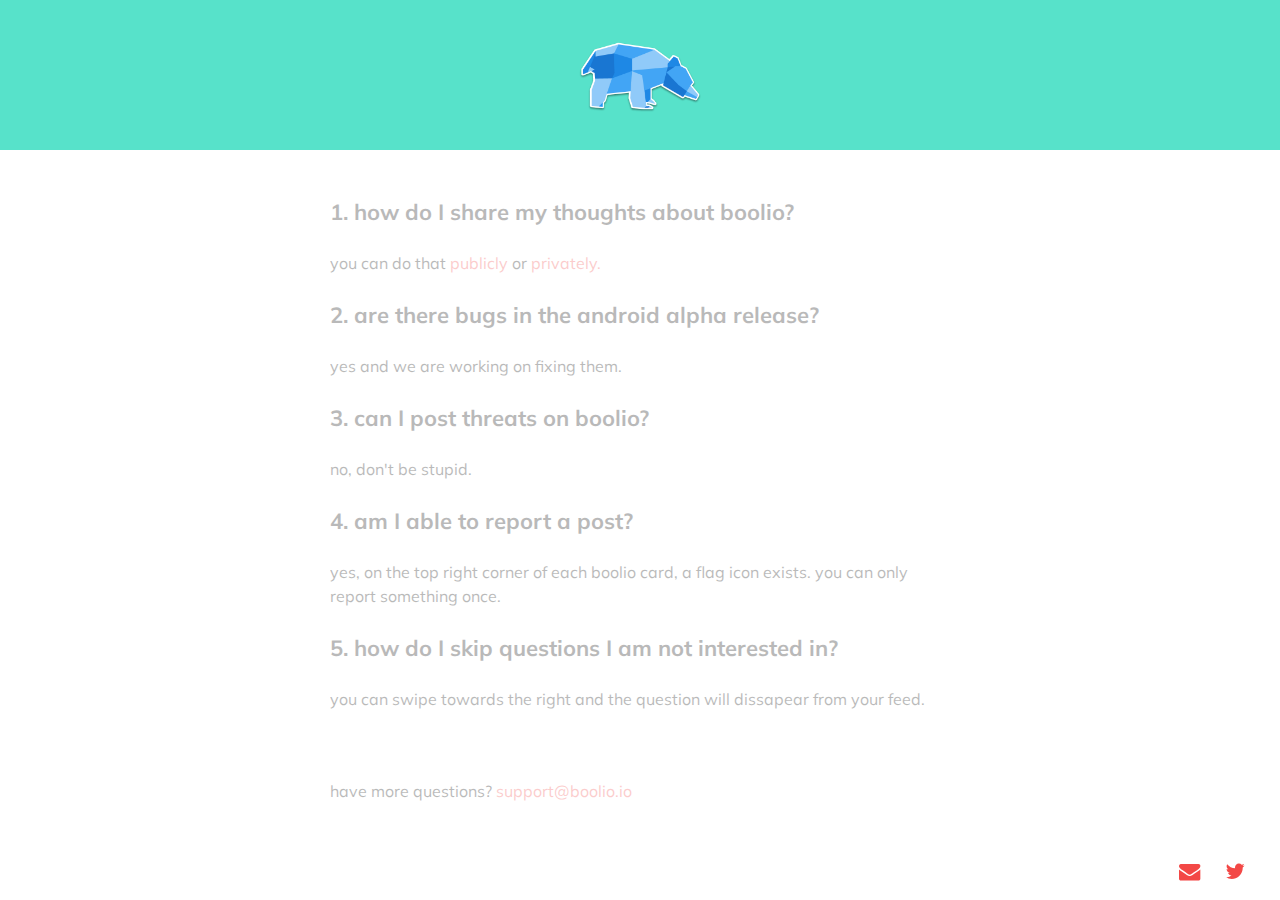
<file: faq.html>
<!DOCTYPE html>
  <html lang="en">
    <head>
    <meta charset="UTF-8">
    <title> boolio | faq</title>
    <meta name="viewport" content="width=device-width, initial-scale=1, maximum-scale=1, user-scalable=no"/>
    <link href="https://fonts.googleapis.com/css?family=Muli" rel="stylesheet" type="text/css">

    <link rel="stylesheet" type="text/css" href="./styles/aboutmain.css">
    <link rel="stylesheet" href="https://maxcdn.bootstrapcdn.com/font-awesome/4.3.0/css/font-awesome.min.css">
    <script src="https://code.jquery.com/jquery-2.1.4.min.js"></script>
    <script src="https://ajax.googleapis.com/ajax/libs/jquery/1.11.2/jquery.min.js"></script>
    <script type="text/javascript" src="./js/fade.js"></script>
    <link rel="icon" type="image/gif" href="./images/icon.gif">

  </head>
  <body>
    <div class="header-background-placeholder">
      <div class="header-boolio-img">
        <center>
        <a href="/"><img src="./images/bear.png" class="pic-orient"></a>
        </center>
      </div>
    </div>

    <div class="container">
      <div class="about">
        <div class="about">
          <h1> 1. how do I share my thoughts about boolio? </h1>
          <p> you can do that <a href="https://www.facebook.com/booliogroup?_rdr" target="_blank">publicly</a> or <a href="mailto:feedback@boolio.io">privately.</a></p>
          <h1> 2. are there bugs in the android alpha release? </h1>
          <p> yes and we are working on fixing them.</p>
          <h1> 3. can I post threats on boolio? </h1>
          <p> no, don't be stupid.</p>
          <h1> 4. am I able to report a post? </h1>
          <p> yes, on the top right corner of each boolio card, a flag icon exists. you can only report something once.</p>
          <h1> 5. how do I skip questions I am not interested in? </h1>
          <p> you can swipe towards the right and the question will dissapear from your feed.</p>
          <br>
          <p>have more questions? <a href="mailto:support@boolio.io">support@boolio.io</a></p>
        </div>
      </div>
    </div>

    <div class="footer-nav">
      <ul class="social-links">
        <li class="social-link">
          <a class="img-link" href="https://twitter.com/boolioapp" target="_blank"><i class="fa fa-twitter fa-lg"></i></a>
        </li>
        <li class="social-link">
          <a class="img-link" href="mailto:team@boolio.io" target="_blank"><i class="fa fa-envelope fa-lg"></i></a>
        </li>
      </ul>
    </div>
  </body>
</html>
</file>
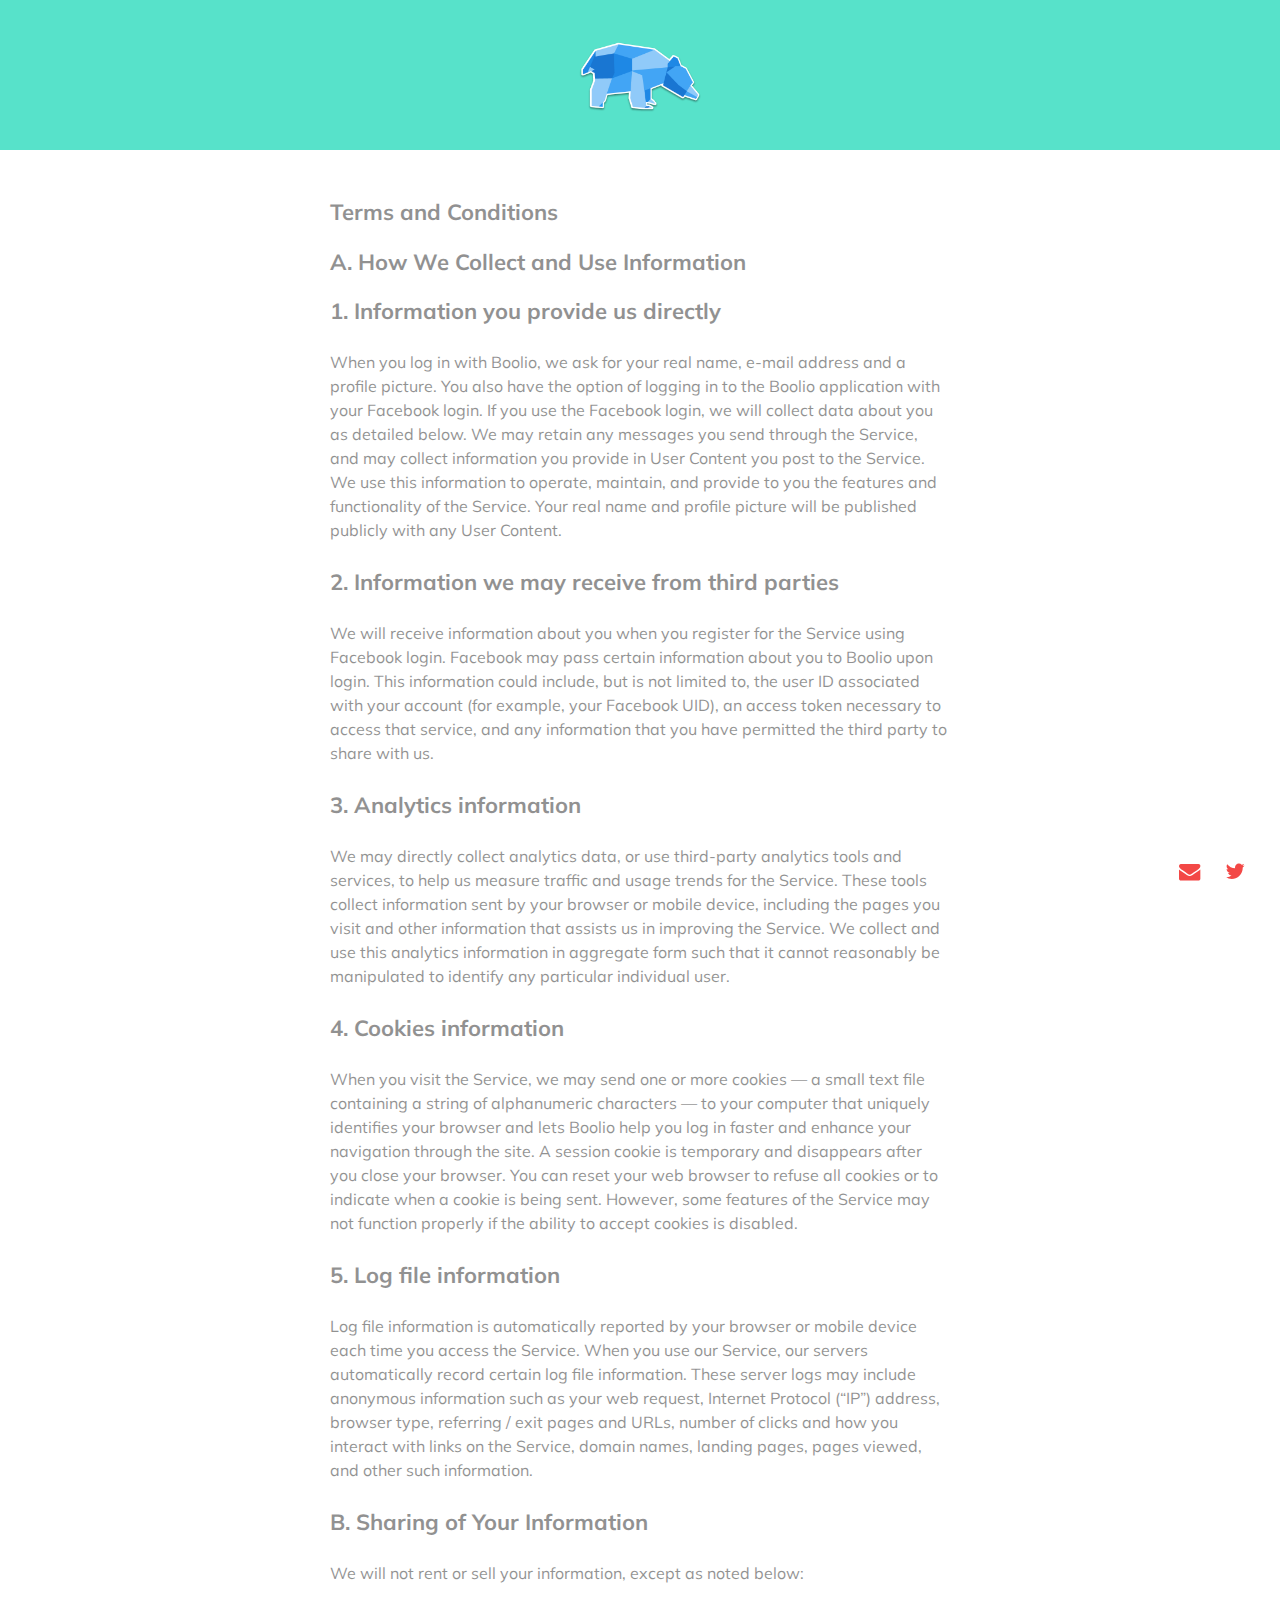
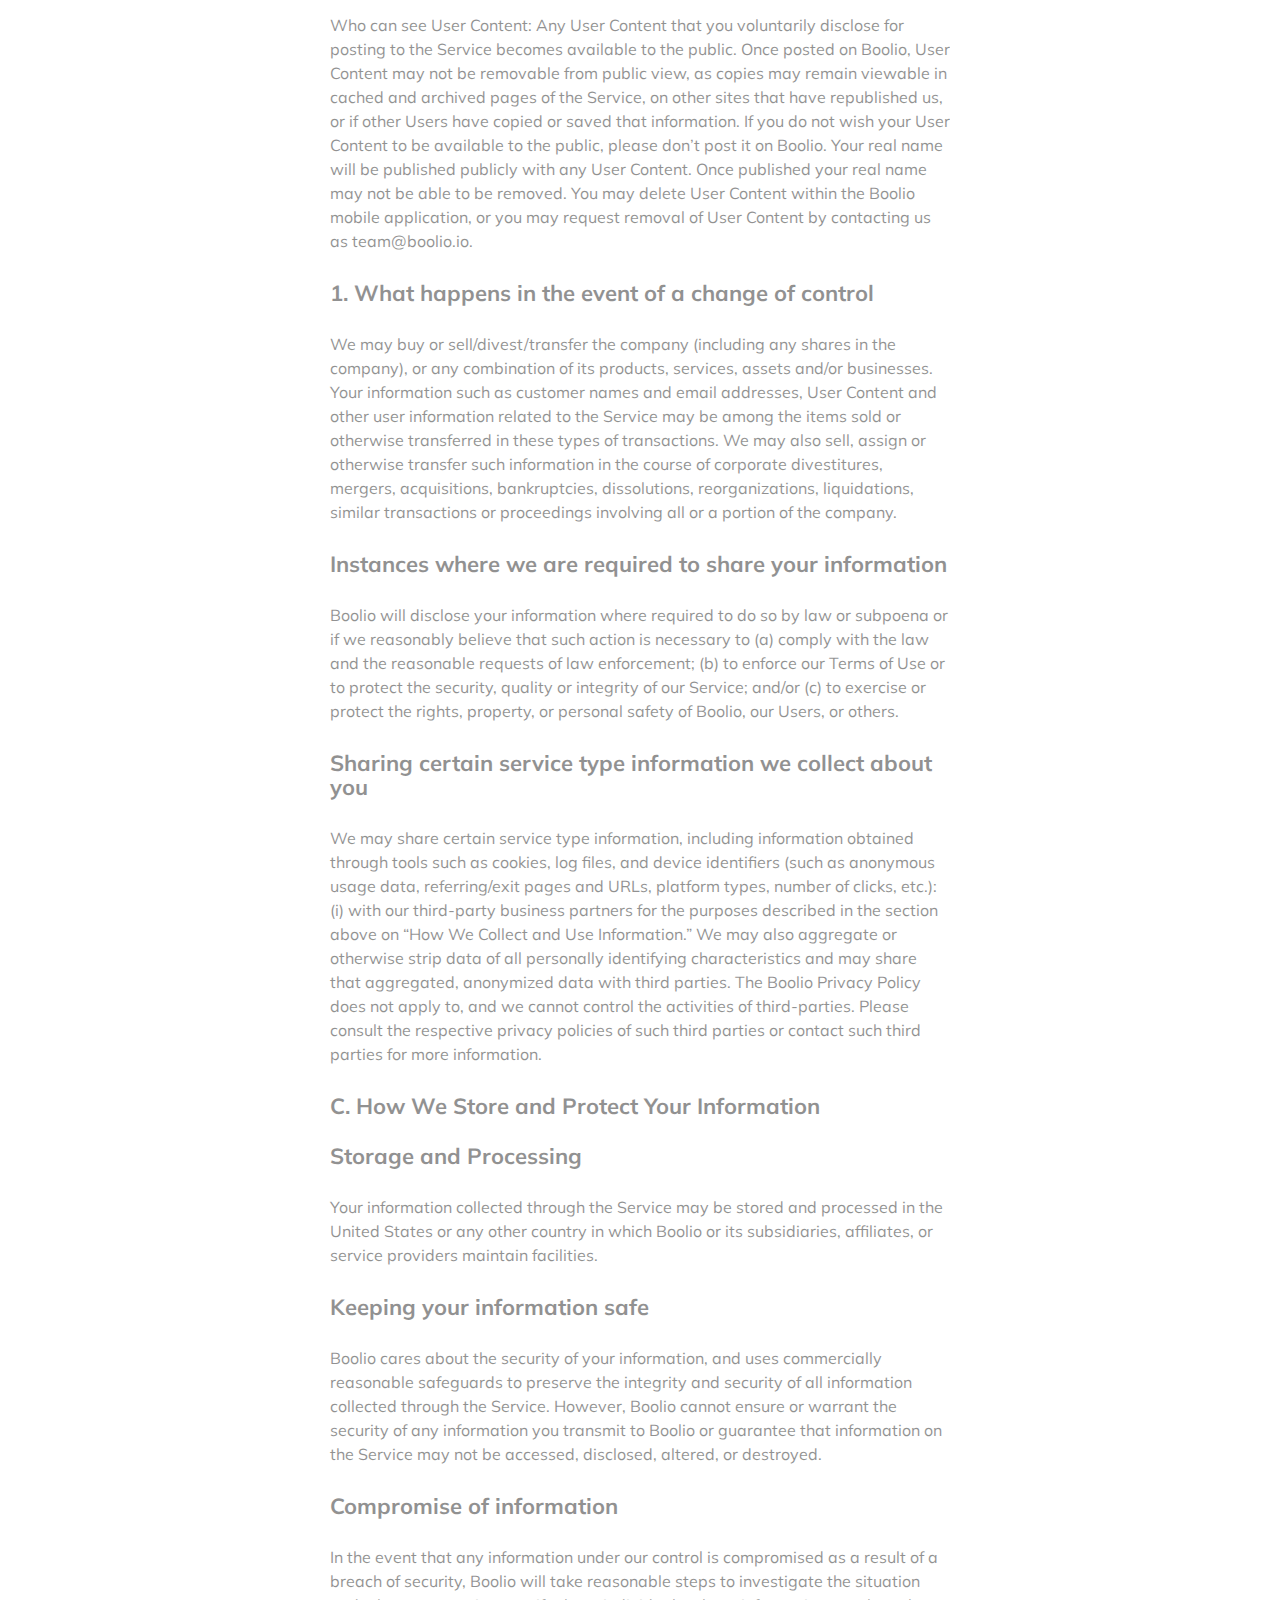
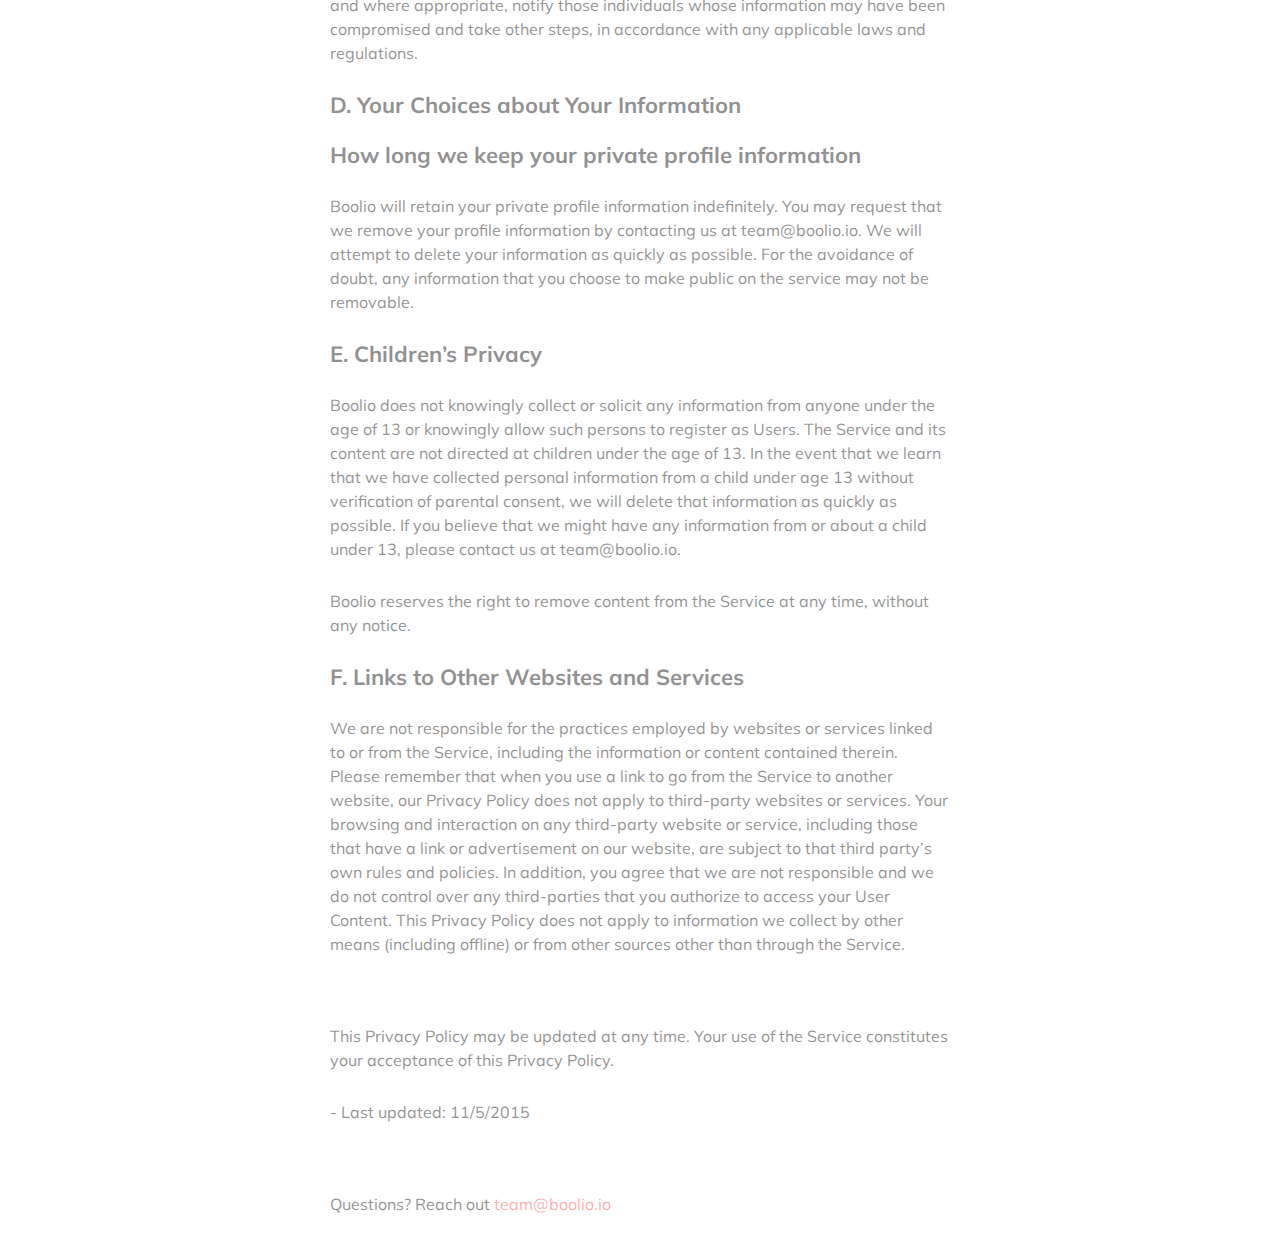
<file: terms.html>
<!DOCTYPE html>
  <html lang="en">
    <head>
    <meta charset="UTF-8">
    <title> boolio | jobs</title>
    <meta name="viewport" content="width=device-width, initial-scale=1, maximum-scale=1, user-scalable=no"/>
    <link href="https://fonts.googleapis.com/css?family=Muli" rel="stylesheet" type="text/css">

    <link rel="stylesheet" type="text/css" href="./styles/aboutmain.css">
    <link rel="stylesheet" href="https://maxcdn.bootstrapcdn.com/font-awesome/4.3.0/css/font-awesome.min.css">
    <script src="https://code.jquery.com/jquery-2.1.4.min.js"></script>
    <script src="https://ajax.googleapis.com/ajax/libs/jquery/1.11.2/jquery.min.js"></script>
    <script type="text/javascript" src="./js/fade.js"></script>
    <link rel="icon" type="image/gif" href="./images/icon.gif">

  </head>
  <body>
    <div class="header-background-placeholder">
      <div class="header-boolio-img">
        <center>
        <a href="/"><img src="./images/bear.png" class="pic-orient"></a>
        </center>
      </div>
    </div>

    <div class="container">
      <div class="about">
        <div class="about"> 
          <h1> Terms and Conditions </h1> 
        </div>
      </div>
      <div class="team">
        <div class="team"> 
          <h1>A. How We Collect and Use Information</h1>
          <h1> 1. Information you provide us directly </h1> 
          <p>When you log in with Boolio, we ask for your real name,  e-mail address and a profile picture. You also have the option of logging in to the Boolio application with your Facebook login. If you use the Facebook login, we will collect data about you as detailed below. We may retain any messages you send through the Service, and may collect information you provide in User Content you post to the Service. We use this information to operate, maintain, and provide to you the features and functionality of the Service. Your real name and profile picture will be published publicly with any User Content.</p> 
          <h1> 2. Information we may receive from third parties</h1>
          <p>We will receive information about you when you register for  the Service using Facebook login. Facebook may pass certain information about you to Boolio upon login. This information could include, but is not limited to, the user ID associated with your account (for example, your Facebook UID), an access token necessary to access that service, and any information that you have permitted the third party to share with us.</p>
          <h1>3. Analytics information</h1>
          <p>We may directly collect analytics data, or use third-party analytics tools and services, to help us measure traffic and usage trends for the Service. These tools collect information sent by your browser or mobile device, including the pages you visit and other information that assists us in improving the Service. We collect and use this analytics information in aggregate form such that it cannot reasonably be manipulated to identify any particular individual user.</p>

          <h1>4. Cookies information</h1>
          <p>When you visit the Service, we may send one or more cookies — a small text file containing a string of alphanumeric characters — to your computer that uniquely identifies your browser and lets Boolio help you log in faster and enhance your navigation through the site. A session cookie is temporary and disappears after you close your browser. You can reset your web browser to refuse all cookies or to indicate when a cookie is being sent. However, some features of the Service may not function properly if the ability to accept cookies is disabled.  </p>

          <h1>5. Log file information</h1>
          <p>Log file information is automatically reported by your browser or mobile device each time you access the Service. When you use our Service, our servers automatically record certain log file information. These server logs may include anonymous information such as your web request, Internet Protocol (“IP”) address, browser type, referring / exit pages and URLs, number of clicks and how you interact with links on the Service, domain names, landing pages, pages viewed, and other such information.</p>  

          <h1> B. Sharing of Your Information</h1>
          <p>We will not rent or sell your information, except as noted below:</p>
          <p>Who can see User Content: Any User Content that you voluntarily disclose for posting to the Service becomes available to the public. Once posted on Boolio, User Content may not be removable from public view, as copies may remain viewable in cached and archived pages of the Service, on other sites that have republished us, or if other Users have copied or saved that information. If you do not wish your User Content to be available to the public, please don’t post it on Boolio. Your real name will be published publicly with any User Content. Once published your real name may not be able to be removed. You may delete User Content within the Boolio mobile application, or you may request removal of User Content by contacting us as team@boolio.io.</p>

          <h1>1. What happens in the event of a change of control</h1>
          <p>We may buy or sell/divest/transfer the company (including any shares in the company), or any combination of its products, services, assets and/or businesses. Your information such as customer names and email addresses, User Content and other user information related to the Service may be among the items sold or otherwise transferred in these types of transactions. We may also sell, assign or otherwise transfer such information in the course of corporate divestitures, mergers, acquisitions, bankruptcies, dissolutions, reorganizations, liquidations, similar transactions or proceedings involving all or a portion of the company.</p>

          <h1>Instances where we are required to share your information</h1>
          <p>Boolio will disclose your information where required to do so by law or subpoena or if we reasonably believe that such action is necessary to (a) comply with the law and the reasonable requests of law enforcement; (b) to enforce our Terms of Use or to protect the security, quality or integrity of our Service; and/or (c) to exercise or protect the rights, property, or personal safety of Boolio, our Users, or others.</p>

          <h1>Sharing certain service type information we collect about you</h1>
          <p>We may share certain service type information, including information obtained through tools such as cookies, log files, and device identifiers (such as anonymous usage data, referring/exit pages and URLs, platform types, number of clicks, etc.): (i) with our third-party business partners for the purposes described in the section above on “How We Collect and Use Information.” We may also aggregate or otherwise strip data of all personally identifying characteristics and may share that aggregated, anonymized data with third parties. The Boolio Privacy Policy does not apply to, and we cannot control the activities of third-parties. Please consult the respective privacy policies of such third parties or contact such third parties for more information.</p>

          <h1>C. How We Store and Protect Your Information</h1>
          <h1>Storage and Processing</h1>
          <p>Your information collected through the Service may be stored and processed in the United States or any other country in which Boolio or its subsidiaries, affiliates, or service providers maintain facilities. </p>
          <h1>Keeping your information safe</h1>
          <p>Boolio cares about the security of your information, and uses commercially reasonable safeguards to preserve the integrity and security of all information collected through the Service. However, Boolio cannot ensure or warrant the security of any information you transmit to Boolio or guarantee that information on the Service may not be accessed, disclosed, altered, or destroyed.</p>
          <h1>Compromise of information</h1>
          <p>In the event that any information under our control is compromised as a result of a breach of security, Boolio will take reasonable steps to investigate the situation and where appropriate, notify those individuals whose information may have been compromised and take other steps, in accordance with any applicable laws and regulations.</p>
          <h1>D. Your Choices about Your Information</h1>
          <h1>How long we keep your private profile information</h1>
          <p>Boolio will retain your private profile information indefinitely. You may request that we remove your profile information by contacting us at team@boolio.io. We will attempt to delete your information as quickly as possible. For the avoidance of doubt, any information that you choose to make public on the service may not be removable.</p>
          <h1>E. Children’s Privacy</h1>
          <p>Boolio does not knowingly collect or solicit any information from anyone under the age of 13 or knowingly allow such persons to register as Users. The Service and its content are not directed at children under the age of 13. In the event that we learn that we have collected personal information from a child under age 13 without verification of parental consent, we will delete that information as quickly as possible. If you believe that we might have any information from or about a child under 13, please contact us at team@boolio.io.</p>
          <p>Boolio reserves the right to remove content from the Service at any time, without any notice.</p>
          <h1>F. Links to Other Websites and Services</h1>
          <p>We are not responsible for the practices employed by websites or services linked to or from the Service, including the information or content contained therein. Please remember that when you use a link to go from the Service to another website, our Privacy Policy does not apply to third-party websites or services. Your browsing and interaction on any third-party website or service, including those that have a link or advertisement on our website, are subject to that third party’s own rules and policies. In addition, you agree that we are not responsible and we do not control over any third-parties that you authorize to access your User Content. This Privacy Policy does not apply to information we collect by other means (including offline) or from other sources other than through the Service.</p><br>
          <p>This Privacy Policy may be updated at any time. Your use of the Service constitutes your acceptance of this Privacy Policy.</p>
          <p>- Last updated: 11/5/2015</p>
          <br>
          <p>Questions? Reach out <a href="mailto:jobs@boolio.io">team@boolio.io</a></p>
        </div>
      </div>
    </div>

    <div class="footer-nav">
      <ul class="social-links">
        <li class="social-link">
          <a class="img-link" href="https://twitter.com/boolioapp" target="_blank"><i class="fa fa-twitter fa-lg"></i></a>
        </li>
        <li class="social-link">
          <a class="img-link" href="mailto:team@boolio.io" target="_blank"><i class="fa fa-envelope fa-lg"></i></a>
        </li>
      </ul>
    </div>
  </body>
</html>
</file>
<file: styles/aboutmain.css>
/*@import url(https://fonts.googleapis.com/css?family=Lato:300,400,700,900);*/

* {
  -webkit-tap-highlight-color:transparent;
  font-size: 16px;
  line-height: 24px;
}

body {
  background-color: #ffffff;
  margin: 0px;
  padding: 0px;
} 

.header-boolio-img{
  margin: 0 auto;
}

.header-background-placeholder {
  width: 100hh;
  height: 150px;
  background-color: #57e2ca;
  margin: auto auto;
  overflow: hidden;
}

a:link {
  color: #f34846;
  text-decoration: none;
}
a:visited {
  color: #f34846;
}
a:hover {
  color: #f34846;
}
a:active {
  color: #f34846;
}

a.nav-link {
  color: inherit;
  text-decoration: none;
}

.selected-link {
  color: #BD1B20 !important;
}

h1 {
  font-size: 22px;
  padding-bottom: 11px;
  font-family: "Muli" !important;
}

p {
 padding-bottom: 12px;
 font-family: "Muli" !important;
}

.container {
  margin-top: 50px;
  display: none;
}

.pic-orient {
  width: 150px;
  height: 150px;
  -webkit-border-radius: 50%;
  -moz-border-radius: 50%;
  -ms-border-radius: 50%;
  -o-border-radius: 50%;
  border-radius: 50%;
  padding: 1px; 
}

.about {
  max-width: 720px;
  margin: auto auto;
  padding: 0px 50px;
  margin-bottom: 10px;
}

.team {
  max-width: 720px;
  margin: auto auto;
  padding: 0px 50px;
  margin-bottom: 10px;
}

.img-link {
  width: 100%;
  height: 100%;
}

.footer-nav {
  position: fixed;
  padding: 0px;
  bottom: 0px;
  margin-top: 100px;
  margin-right: auto;
  margin-left: auto;
  line-height: 60px;
  height: 60px;
  -webkit-transition: all 0.5s ease;
  -moz-transition: all 0.5s ease;
  transition: all 0.5s ease;
  width: 100%;
  color: white;
  margin-bottom: 0px;
}

.social-links {
  position: fixed;
  height: 60px;
  right: 0px;
  bottom: -20px;
  display: inline-block;
  padding: 0px;
  margin: 0px;
  color: black;
  margin-right: 10px;
  z-index: 5;
}

.links li {
  display: inline-block;
  list-style-type: none;
  margin-right: 30px;
  color: #fff;
}

.links li a {
  font-size: 18px;
  font-family: "Muli" !important;
}

.links li:last-child {
  margin-right: 0px;
}

.social-link {
  list-style-type: none;
  margin: 0;
  padding: 0;
  display: inline;
  float: right;
  margin-right: 25px;
}

.social-icon {
  background-size: 23px 20px;
  width: 23px;
  height: 20px;
  display: inline-block;
}

@media screen and (max-width:780px) {
  .social-links {
    position: relative;
    display: block;
    text-align: center;
    margin: 0px;
    margin-top: 40px;
    height: 10px;
  }
  .social-link {
    float: none;
  }

  .social-link:last-child {
    margin-right: 0px;
  }
}

@media screen and (max-width:480px) {
  .footer-nav {
    position: relative;
    height: auto !important;
  }

  .social-links {
    height: 50px;
    margin-top: 0px;
  }

  .about {
    margin-bottom: 0px;
  }

  .team {
    margin-bottom: 0px;
  }
  .container {
    margin-top: 30px;
    margin-top: 15px;
  }
  .links {
    margin-top: 50px;
    position: relative;
    display: block;
    line-height: 16px;
  }
  .links li {
    display: block;
    text-align: center;
    font-size: 16px;
    line-height: 50px;
    padding: 0px;
    margin: 0px;
  }
}
</file>
